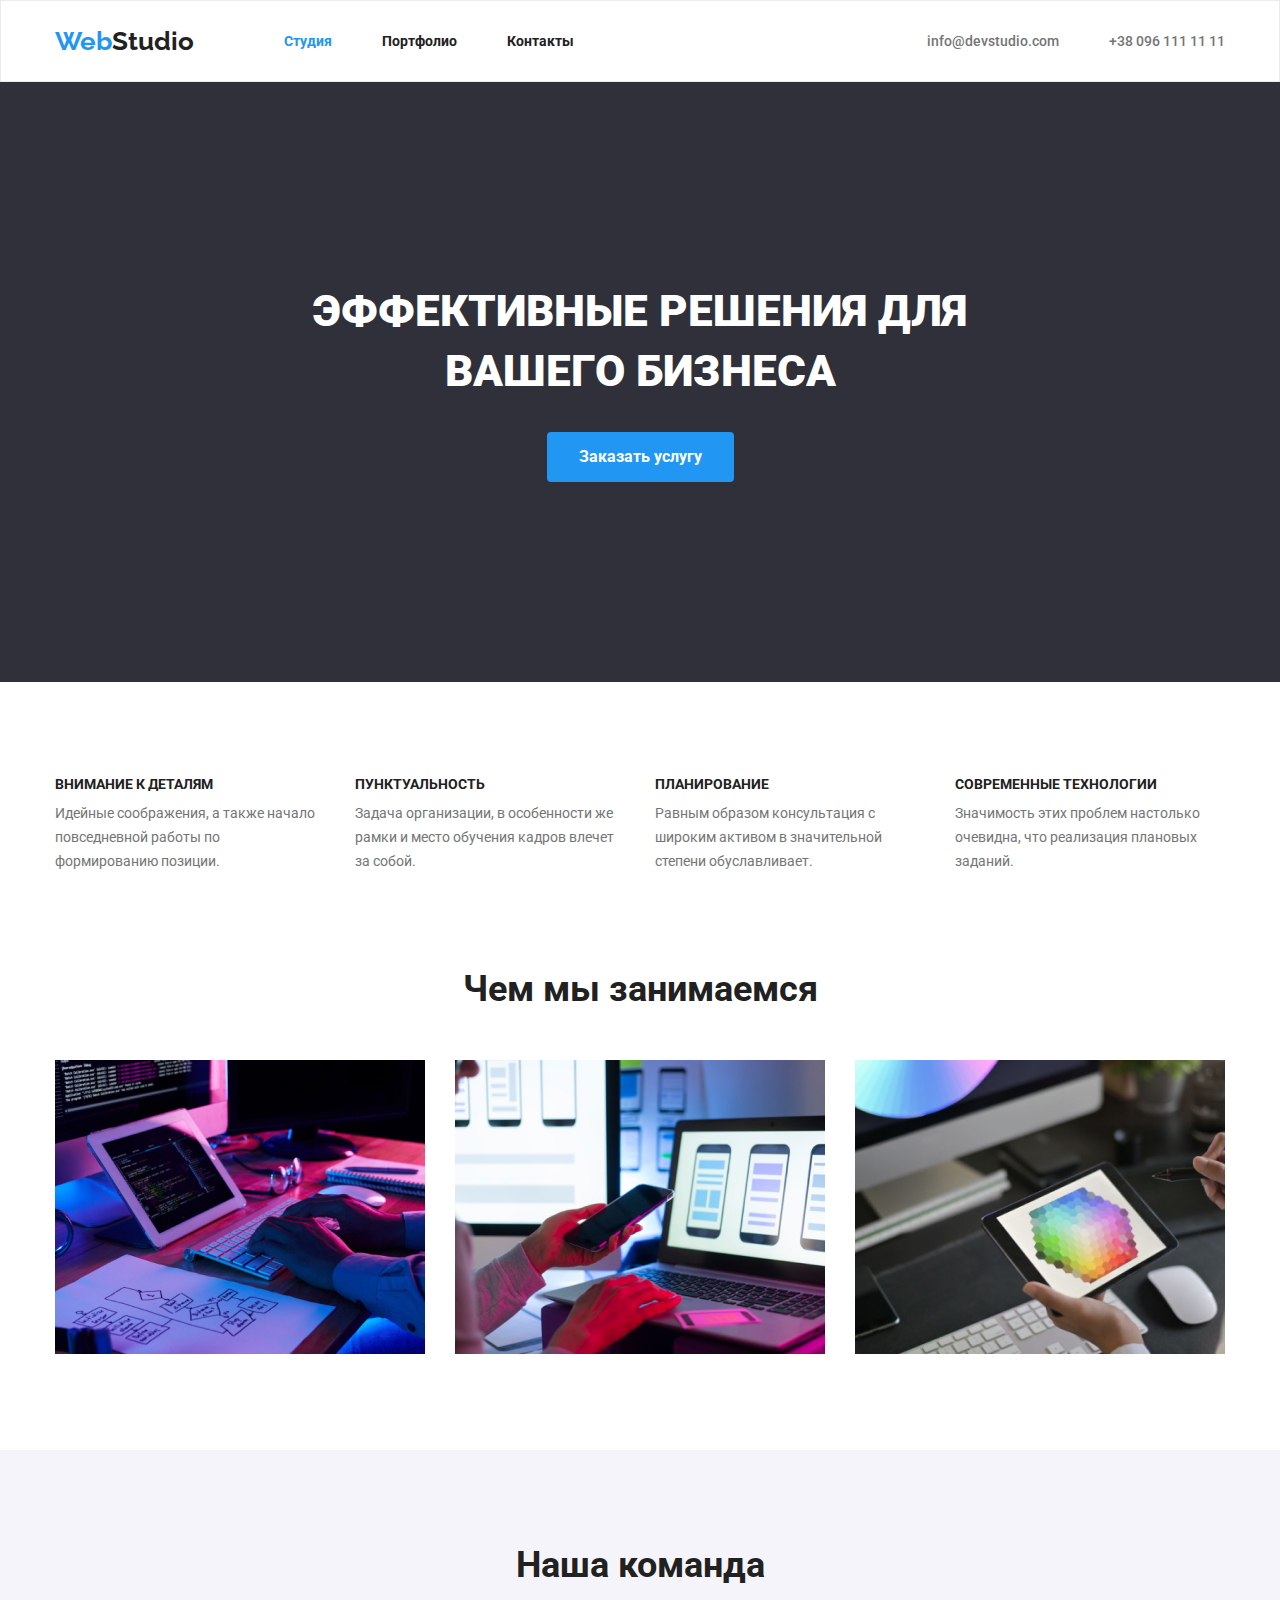
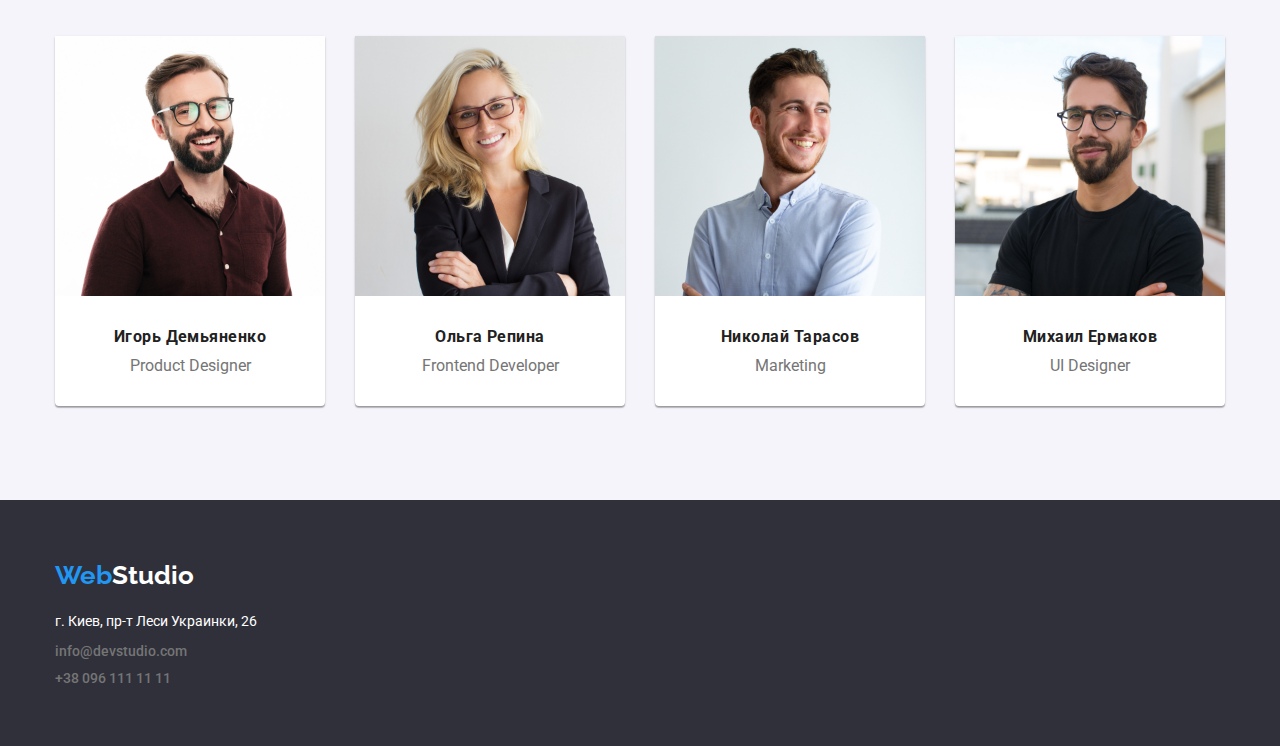
<file: index.html>
<!DOCTYPE html>
<html lang="ru">
  <head>
    <meta charset="UTF-8" />
    <meta http-equiv="X-UA-Compatible" content="IE=edge" />
    <meta name="viewport" content="width=device-width, initial-scale=1.0" />
    <title>WebStudio</title>
    <link rel="preconnect" href="https://fonts.googleapis.com" />
    <link rel="preconnect" href="https://fonts.gstatic.com" crossorigin />
    <link
      href="https://fonts.googleapis.com/css2?family=Raleway:wght@700&family=Roboto:wght@400;500;700;900&display=swap"
      rel="stylesheet"
    />
    <link rel="stylesheet" href="./css/style.css" />
  </head>
  <body>
    <header class="header">
      <div class="container header__container">
        <a href="#" title="WebStudio logo" class="logo logo--black">
          <span>Web</span>Studio
        </a>
        <nav class="header__nav nav">
          <ul class="nav__links">
            <li class="nav__links-item">
              <a
                href="../index.html"
                title="Cтудия"
                class="nav__link nav__link--active"
                >Cтудия</a
              >
            </li>
            <li class="nav__links-item">
              <a
                href="./pages/portfolio.html"
                title="Портфолио"
                class="nav__link"
                >Портфолио</a
              >
            </li>
            <li class="nav__links-item">
              <a href="#" title="Контакты" class="nav__link">Контакты</a>
            </li>
          </ul>
        </nav>
        <ul class="header__contacts">
          <li class="header__contacts-item">
            <a
              href="mailto:info@devstudio.com"
              title="Email"
              class="header__email"
              >info@devstudio.com</a
            >
          </li>
          <li class="header__contacts-item">
            <a href="tel:+380961111111" title="Phone" class="header__phone"
              >+38 096 111 11 11</a
            >
          </li>
        </ul>
      </div>
    </header>
    <main>
      <section class="hero">
        <div class="container hero__container">
          <h1 class="hero__heading heading-primary">
            Эффективные решения для вашего бизнеса
          </h1>
          <button type="button" class="hero__btn">Заказать услугу</button>
        </div>
      </section>
      <section class="section advantages">
        <div class="container advantages__container">
          <h2 class="advantages__heading section-heading">Наши преимущества</h2>
          <ul class="advantages__list">
            <li class="advantages__item advantage">
              <h3 class="advantage__heading heading-tertiaty">
                Внимание к деталям
              </h3>
              <p class="advantage__desc">
                Идейные соображения, а также начало повседневной работы по
                формированию позиции.
              </p>
            </li>
            <li class="advantages__item advantage">
              <h3 class="advantage__heading heading-tertiaty">
                Пунктуальность
              </h3>
              <p class="advantage__desc">
                Задача организации, в особенности же рамки и место обучения
                кадров влечет за собой.
              </p>
            </li>
            <li class="advantages__item advantage">
              <h3 class="advantage__heading heading-tertiaty">Планирование</h3>
              <p class="advantage__desc">
                Равным образом консультация с широким активом в значительной
                степени обуславливает.
              </p>
            </li>
            <li class="advantages__item advantage">
              <h3 class="advantage__heading heading-tertiaty">
                Современные технологии
              </h3>
              <p class="advantage__desc">
                Значимость этих проблем настолько очевидна, что реализация
                плановых заданий.
              </p>
            </li>
          </ul>
        </div>
      </section>
      <section class="section gallery">
        <div class="container gallery__container">
          <h2 class="gallery__heading section-heading">Чем мы занимаемся</h2>
          <ul class="gallery__list">
            <li class="gallery__item">
              <img
                src="./images/gallery-photo-1.jpg"
                alt="Десктопные приложения"
                class="gallery__image"
              />
            </li>
            <li class="gallery__item">
              <img
                src="./images/gallery-photo-2.jpg"
                alt="Мобильные приложения"
                class="gallery__image"
              />
            </li>
            <li class="gallery__item">
              <img
                src="./images/gallery-photo-3.jpg"
                alt="Дизайнерские решения"
                class="gallery__image"
              />
            </li>
          </ul>
        </div>
      </section>
      <section class="section team">
        <div class="container team__container">
          <h2 class="team__heading section-heading">Наша команда</h2>
          <ul class="team__list">
            <li class="team__member member">
              <img
                src="./images/team-4.jpg"
                alt="Игорь Демьяненко"
                class="member__photo"
              />
              <div class="member__text-box">
                <h3 class="member__name heading-tertiaty">Игорь Демьяненко</h3>
                <p class="member__position">Product Designer</p>
              </div>
            </li>
            <li class="team__member member">
              <img
                src="./images/team-3.jpg"
                alt="Ольга Репина"
                class="member__photo"
              />
              <div class="member__text-box">
                <h3 class="member__name heading-tertiaty">Ольга Репина</h3>
                <p class="member__position">Frontend Developer</p>
              </div>
            </li>
            <li class="team__member member">
              <img
                src="./images/team-2.jpg"
                alt="Николай Тарасов"
                class="member__photo"
              />
              <div class="member__text-box">
                <h3 class="member__name heading-tertiaty">Николай Тарасов</h3>
                <p class="member__position">Marketing</p>
              </div>
            </li>
            <li class="team__member member">
              <img
                src="./images/team-1.jpg"
                alt="Михаил Ермаков"
                class="member__photo"
              />
              <div class="member__text-box">
                <h3 class="member__name heading-tertiaty">Михаил Ермаков</h3>
                <p class="member__position">UI Designer</p>
              </div>
            </li>
          </ul>
        </div>
      </section>
    </main>
    <footer class="footer">
      <div class="container footer__container">
        <a
          href="#"
          target="_blank"
          title="WebStudio logo"
          class="footer__logo logo logo--white"
        >
          <span>Web</span>Studio
        </a>
        <address class="footer__address address">
          <p class="address__location">г. Киев, пр-т Леси Украинки, 26</p>
          <a
            href="mailto:info@devstudio.com"
            title="Email"
            class="address__email"
            >info@devstudio.com</a
          >
          <a href="tel:+380961111111" title="Phone" class="address__phone"
            >+38 096 111 11 11</a
          >
        </address>
      </div>
    </footer>
  </body>
</html>
</file>
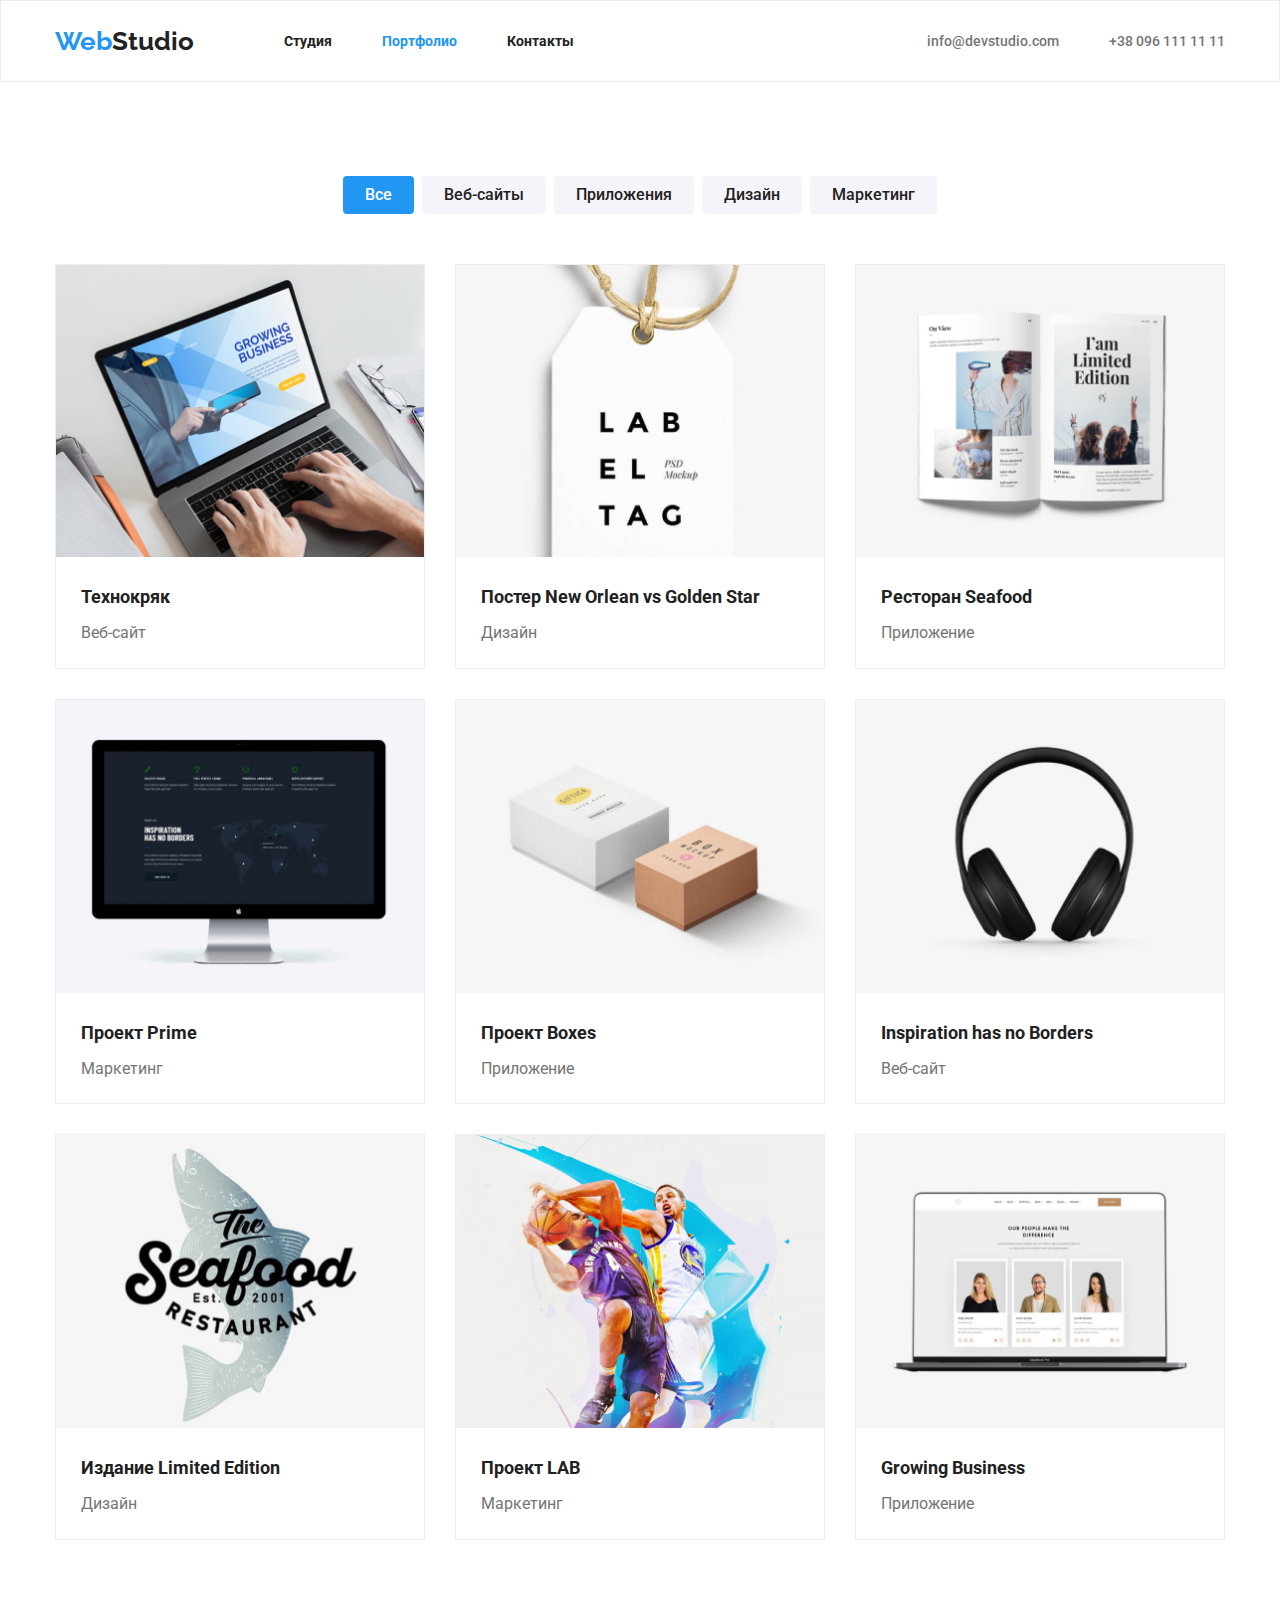
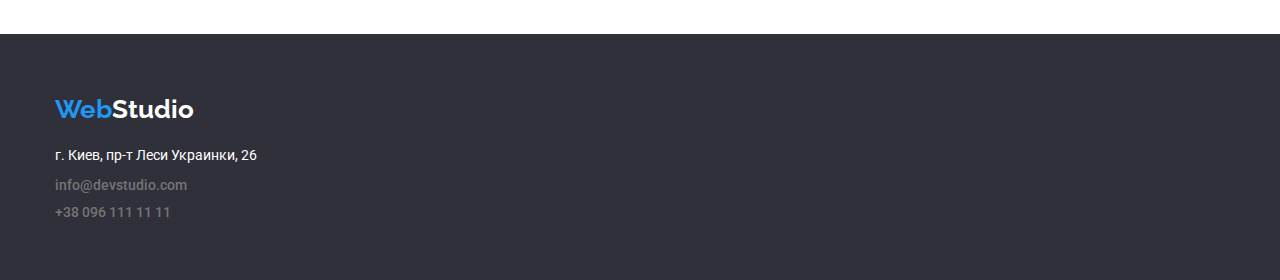
<file: pages/portfolio.html>
<!DOCTYPE html>
<html lang="ru">
  <head>
    <meta charset="UTF-8" />
    <meta http-equiv="X-UA-Compatible" content="IE=edge" />
    <meta name="viewport" content="width=device-width, initial-scale=1.0" />
    <title>Портфолио</title>
    <link rel="preconnect" href="https://fonts.googleapis.com" />
    <link rel="preconnect" href="https://fonts.gstatic.com" crossorigin />
    <link
      href="https://fonts.googleapis.com/css2?family=Raleway:wght@700&family=Roboto:wght@400;500;700;900&display=swap"
      rel="stylesheet"
    />
    <link rel="stylesheet" href="../css/style.css" />
  </head>
  <body>
    <header class="header">
      <div class="container header__container">
        <a href="#" title="WebStudio logo" class="logo logo--black">
          <span>Web</span>Studio
        </a>
        <nav class="header__nav nav">
          <ul class="nav__links">
            <li class="nav__links-item">
              <a href="../index.html" title="Cтудия" class="nav__link"
                >Cтудия</a
              >
            </li>
            <li class="nav__links-item">
              <a
                href="./pages/portfolio.html"
                title="Портфолио"
                class="nav__link nav__link--active"
                >Портфолио</a
              >
            </li>
            <li class="nav__links-item">
              <a href="#" title="Контакты" class="nav__link">Контакты</a>
            </li>
          </ul>
        </nav>
        <ul class="header__contacts">
          <li class="header__contacts-item">
            <a
              href="mailto:info@devstudio.com"
              title="Email"
              class="header__email"
              >info@devstudio.com</a
            >
          </li>
          <li class="header__contacts-item">
            <a href="tel:+380961111111" title="Phone" class="header__phone"
              >+38 096 111 11 11</a
            >
          </li>
        </ul>
      </div>
    </header>
    <main>
      <section class="section portfolio">
        <div class="container portfolio__container">
          <h1 class="portfolio__heading">Портфолио</h1>
          <ul class="filter">
            <li class="filter__item">
              <button
                type="button"
                class="filter__button filter__button--active"
              >
                Все
              </button>
            </li>
            <li class="filter__item">
              <button type="button" class="filter__button">Веб-сайты</button>
            </li>
            <li class="filter__item">
              <button type="button" class="filter__button">Приложения</button>
            </li>
            <li class="filter__item">
              <button type="button" class="filter__button">Дизайн</button>
            </li>
            <li class="filter__item">
              <button type="button" class="filter__button">Маркетинг</button>
            </li>
          </ul>
          <ul class="projects">
            <li class="projects__item project">
              <img
                src="../images/portfolio-1.jpg"
                alt="Технокряк"
                class="project__img"
              />
              <div class="project__text-box">
                <h2 class="project__name">Технокряк</h2>
                <p class="project__category">Веб-сайт</p>
              </div>
            </li>
            <li class="projects__item project">
              <img
                src="../images/portfolio-2.jpg"
                alt="Постер New Orlean vs Golden Star"
                class="project__img"
              />
              <div class="project__text-box">
                <h2 class="project__name">Постер New Orlean vs Golden Star</h2>
                <p class="project__category">Дизайн</p>
              </div>
            </li>
            <li class="projects__item project">
              <img
                src="../images/portfolio-3.jpg"
                alt="Ресторан Seafood"
                class="project__img"
              />
              <div class="project__text-box">
                <h2 class="project__name">Ресторан Seafood</h2>
                <p class="project__category">Приложение</p>
              </div>
            </li>
            <li class="projects__item project">
              <img
                src="../images/portfolio-4.jpg"
                alt="Проект Prime"
                class="project__img"
              />
              <div class="project__text-box">
                <h2 class="project__name">Проект Prime</h2>
                <p class="project__category">Маркетинг</p>
              </div>
            </li>
            <li class="projects__item project">
              <img
                src="../images/portfolio-5.jpg"
                alt="Проект Boxes"
                class="project__img"
              />
              <div class="project__text-box">
                <h2 class="project__name">Проект Boxes</h2>
                <p class="project__category">Приложение</p>
              </div>
            </li>
            <li class="projects__item project">
              <img
                src="../images/portfolio-6.jpg"
                alt="Inspiration has no Borders"
                class="project__img"
              />
              <div class="project__text-box">
                <h2 class="project__name">Inspiration has no Borders</h2>
                <p class="project__category">Веб-сайт</p>
              </div>
            </li>
            <li class="projects__item project">
              <img
                src="../images/portfolio-7.jpg"
                alt="Издание Limited Edition"
                class="project__img"
              />
              <div class="project__text-box">
                <h2 class="project__name">Издание Limited Edition</h2>
                <p class="project__category">Дизайн</p>
              </div>
            </li>
            <li class="projects__item project">
              <img
                src="../images/portfolio-8.jpg"
                alt="Проект LAB"
                class="project__img"
              />
              <div class="project__text-box">
                <h2 class="project__name">Проект LAB</h2>
                <p class="project__category">Маркетинг</p>
              </div>
            </li>
            <li class="projects__item project">
              <img
                src="../images/portfolio-9.jpg"
                alt="Growing Business"
                class="project__img"
              />
              <div class="project__text-box">
                <h2 class="project__name">Growing Business</h2>
                <p class="project__category">Приложение</p>
              </div>
            </li>
          </ul>
        </div>
      </section>
    </main>
    <footer class="footer">
      <div class="container footer__container">
        <a
          href="#"
          target="_blank"
          title="WebStudio logo"
          class="footer__logo logo logo--white"
        >
          <span>Web</span>Studio
        </a>
        <address class="footer__address address">
          <p class="address__location">г. Киев, пр-т Леси Украинки, 26</p>
          <a
            href="mailto:info@devstudio.com"
            title="Email"
            class="address__email"
            >info@devstudio.com</a
          >
          <a href="tel:+380961111111" title="Phone" class="address__phone"
            >+38 096 111 11 11</a
          >
        </address>
      </div>
    </footer>
  </body>
</html>
</file>
<file: css/style.css>
:root {
  --color-primary: #2196f3;
  --color-primary-hover: #2283d3;
  --color-heading-dark: #212121;
  --color-heading-light: #fff;
  --color-paragraph: #757575;
  --color-paragraph-light: #fff;
  --color-btn-text-light: #fff;
  --color-btn-text-dark: #212121;
  --color-project-bc: #fff;
  --color-hero-bc: #2f303a;
  --color-footer-bc: #2f303a;
  --color-team-bc: #f5f4fa;
  --color-team-member-bc: #fff;
  --color-project-border: #eeeeee;
  --color-logo-light: #fff;
  --color-logo-dark: #212121;
  --color-header-border: #ececec;
}

html {
  font-size: 62.5%;
  box-sizing: border-box;
}

*,
*::before,
*::after {
  margin: 0;
  padding: 0;
  box-sizing: inherit;
}

body {
  font-family: 'Roboto', sans-serif;
  color: var(--color-heading-dark);
}

.container {
  max-width: 120rem;
  margin: 0 auto;
  padding: 0 1.5rem;
}

.section {
  padding: 9.4rem 0;
}

.header {
  border: 1px solid var(--color-header-border);
  padding: 2.5rem 0;
}

.header__container {
  display: flex;
  align-items: center;
  column-gap: 9rem;
  padding: 0 1.5rem;
}

.logo:link,
.logo:visited {
  font-size: 2.6rem;
  font-weight: 700;
  font-family: 'Raleway', sans-serif;
  text-decoration: none;
}

.logo span {
  color: var(--color-primary);
}

.logo--white {
  color: var(--color-logo-light);
}

.logo--black {
  color: var(--color-logo-dark);
}

.nav {
  flex: 1;
  display: flex;
  justify-content: space-between;
}

.nav__links {
  list-style: none;
  display: flex;
  align-items: center;
  column-gap: 5rem;
}

.nav__link:link,
.nav__link:visited {
  font-family: inherit;
  font-size: 1.4rem;
  font-weight: 700;
  line-height: 1.17;
  text-decoration: none;
  color: var(--color-heading-dark);
  transition: color 0.2s ease;
}

.nav__link--active {
  color: var(--color-primary) !important;
}

.nav__link:hover,
.nav__link:active,
.nav__link:focus-visible {
  color: var(--color-primary);
}

.header__contacts {
  display: flex;
  align-items: center;
  column-gap: 5rem;
  list-style: none;
}

.header__contacts-item a:link,
.header__contacts-item a:visited {
  font-size: 1.4rem;
  font-weight: 500;
  line-height: 1.17;
  text-decoration: none;
  color: var(--color-paragraph);
  transition: color 0.2s ease;
}

.header__contacts-item a:hover,
.header__contacts-item a:active,
.header__contacts-item a:focus-visible {
  color: var(--color-primary);
}

.footer {
  background-color: var(--color-footer-bc);
  padding: 6rem 0;
}

.footer__container {
  padding: 0 1.5rem;
}

.footer__logo {
  display: inline-block;
  margin-bottom: 2rem;
}

.footer__address {
  display: flex;
  flex-direction: column;
  row-gap: 1rem;
}

.address__location {
  font-size: 1.4rem;
  line-height: 1.7;
  color: var(--color-paragraph-light);
  font-style: normal;
}

.footer__address a:link,
.footer__address a:visited {
  font-size: 1.4rem;
  font-weight: 500;
  line-height: 1.17;
  font-style: normal;
  text-decoration: none;
  color: var(--color-paragraph);
  transition: color 0.2s ease;
}

.footer__address a:hover,
.footer__address a:active,
.footer__address a:focus-visible {
  color: var(--color-primary);
}

/*---------STUDIO-PAGE--------*/

.hero {
  background-color: var(--color-hero-bc);
  text-align: center;
  height: 60rem;
}

.hero__container {
  height: 100%;
  display: flex;
  align-items: center;
  justify-content: center;
  flex-direction: column;
}

.hero__heading {
  font-size: 4.4rem;
  font-weight: 900;
  line-height: 1.36;
  text-transform: uppercase;
  text-align: center;
  max-width: 70rem;
  margin-bottom: 3rem;
  color: var(--color-heading-light);
}

.hero__btn {
  font-weight: 700;
  font-size: 1.6rem;
  line-height: 1.875;
  color: var(--color-btn-text-light);
  padding: 1rem 3.2rem;
  font-family: inherit;
  border: none;
  background-color: var(--color-primary);
  border-radius: 4px;
  cursor: pointer;
  transition: background-color 0.2s ease, transform 0.2s ease;
}

.hero__btn:hover,
.hero__btn:focus-visible {
  background-color: var(--color-primary-hover);
}

.hero__btn:active {
  transform: translateY(1px);
}

.section-heading {
  font-size: 3.6rem;
  line-height: 1.17;
  font-weight: 700;
  text-align: center;
  margin-bottom: 5rem;
  color: var(--color-heading-dark);
}

.advantages {
  padding-bottom: 0;
}

.advantages__heading {
  display: none;
}

.advantage__heading {
  font-size: 1.4rem;
  line-height: 1.17;
  font-weight: 700;
  text-transform: uppercase;
  margin-bottom: 1rem;
  color: var(--color-heading-dark);
}

.advantages__list {
  list-style: none;
  display: flex;
  flex-wrap: wrap;
  align-items: center;
  column-gap: 3rem;
  row-gap: 3rem;
  justify-content: center;
}

.advantages__item {
  max-width: 27rem;
}

.advantage__desc {
  font-size: 1.4rem;
  line-height: 1.7;
  color: var(--color-paragraph);
}

.gallery {
  text-align: center;
}

.gallery__list {
  list-style: none;
  display: flex;
  column-gap: 3rem;
  row-gap: 3rem;
  flex-wrap: wrap;
  justify-content: center;
}

.gallery__item {
  display: inline-block;
  max-width: 37rem;
  height: auto;
}

.gallery__image {
  width: 100%;
  height: auto;
}

.team {
  background-color: var(--color-team-bc);
  text-align: center;
}

.team__list {
  list-style: none;
  display: flex;
  column-gap: 3rem;
  row-gap: 3rem;
  justify-content: center;
  flex-wrap: wrap;
}

.member {
  display: inline-block;
  background-color: var(--color-team-member-bc);
  box-shadow: 0px 1px 3px rgba(0, 0, 0, 0.12), 0px 1px 1px rgba(0, 0, 0, 0.14),
    0px 2px 1px rgba(0, 0, 0, 0.2);
  border-radius: 0px 0px 4px 4px;
  max-width: 27rem;
}

.member__photo {
  width: 100%;
}

.member__text-box {
  padding: 3rem 0;
}

.member__name {
  font-size: 1.6rem;
  line-height: 1.18;
  letter-spacing: 0.03em;
  text-align: center;
  color: var(--color-heading-dark);
  margin-bottom: 1rem;
}

.member__position {
  font-size: 1.6rem;
  line-height: 1.17;
  color: var(--color-paragraph);
  text-align: center;
}

/*---------PORTFOLIO-PAGE--------*/
.filter {
  list-style: none;
  min-height: 5.4rem;
  margin-bottom: 3.4rem;
  display: flex;
  flex-wrap: wrap;
  justify-content: center;
  column-gap: 8px;
  row-gap: 8px;
}

.filter__button {
  border: none;
  font-family: inherit;
  background-color: var(--color-team-bc);
  font-weight: 500;
  font-size: 1.6rem;
  line-height: 1.625;
  color: var(--color-btn-text-dark);
  padding: 6px 2.2rem;
  border-radius: 4px;
  cursor: pointer;
  transition: background-color 0.2s ease, transform 0.2s ease,
    box-shadow 0.2s ease;
}

.filter__button:hover,
.filter__button:focus-visible {
  box-shadow: 0px 3px 1px rgba(0, 0, 0, 0.1), 0px 1px 2px rgba(0, 0, 0, 0.08),
    0px 2px 2px rgba(0, 0, 0, 0.12);
  transform: translateY(-1px);
}

.filter__button--active {
  background-color: var(--color-primary);
  color: var(--color-btn-text-light);
}

.portfolio__heading {
  display: none;
}

.projects {
  list-style: none;
  display: flex;
  flex-wrap: wrap;
  column-gap: 3rem;
  row-gap: 3rem;
  justify-content: center;
}

.projects__item {
  background-color: var(--color-project-bc);
  border: 1px solid var(--color-project-border);
  max-width: 37rem;
}

.project__img {
  width: 100%;
}

.project__text-box {
  padding: 2rem 2.5rem;
}

.project__name {
  font-weight: 700;
  font-size: 1.8rem;
  line-height: 2;
  margin-bottom: 4px;
  color: var(--color-heading-dark);
}

.project__category {
  font-size: 1.6rem;
  line-height: 1.8;
  color: var(--color-paragraph);
}
</file>
